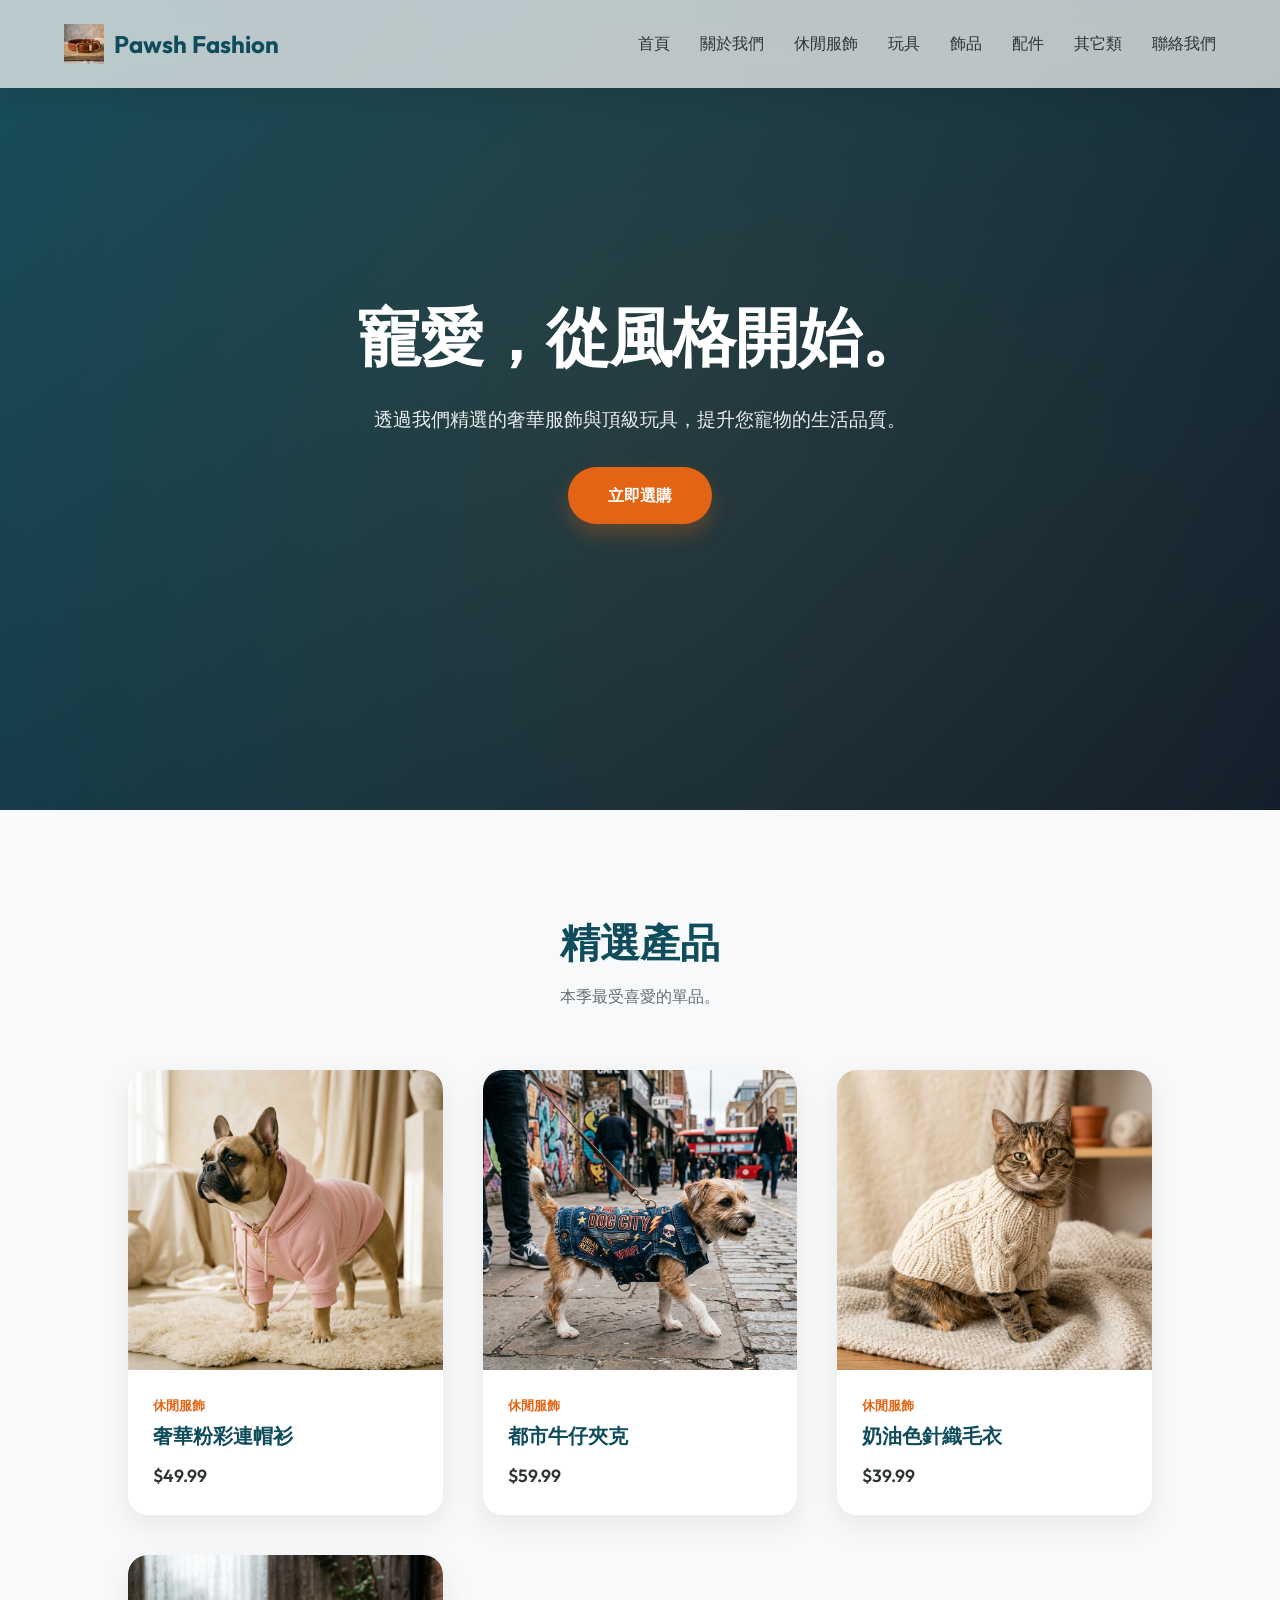
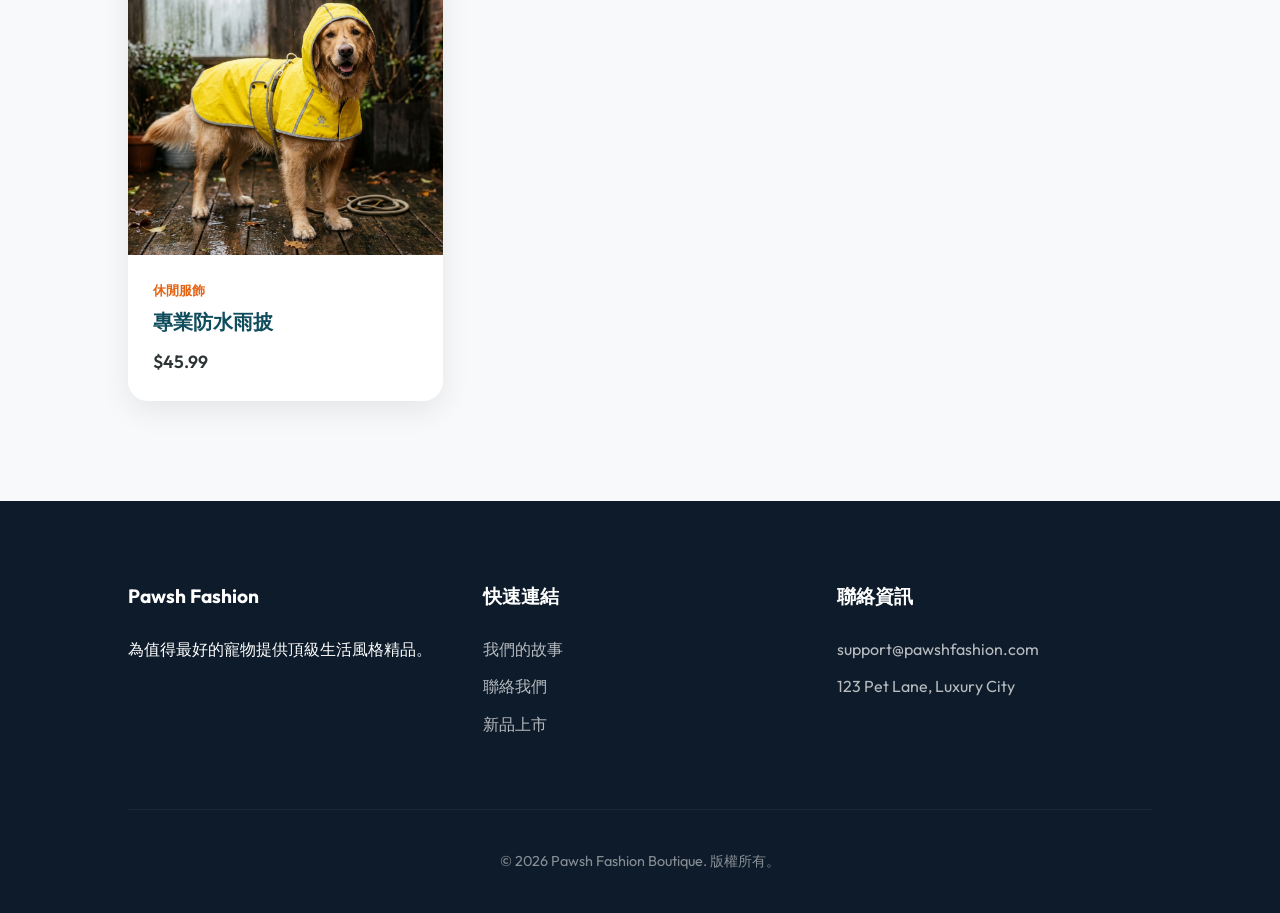
<file: index.html>
<!DOCTYPE html>
<html lang="zh-TW">
<head>
    <meta charset="UTF-8">
    <meta name="viewport" content="width=device-width, initial-scale=1.0">
    <title>樂樂家寵 | 頂級寵物精品店</title>
    <meta name="description" content="樂樂出品,必是精品,探索頂級寵物服飾、玩具與配件。為您的毛孩打造高端品味生活。">
    <meta name="keywords" content="樂樂,頂級,寵物,服飾,玩具,配件">
    <link rel="stylesheet" href="css/style.css">
    <meta name="google-site-verification" content="RO6zXCiHXapGh2tewGEtmd5F3TElBeHBNRKW9bc5azQ" />
</head>
<body class="home">
    <nav>
        <div class="logo">
            <img src="assets/logo.png" alt="Pawsh Fashion Logo">
            <span>Pawsh Fashion</span>
        </div>
        <ul class="nav-links">
            <li><a href="index.html">首頁</a></li>
            <li><a href="about.html">關於我們</a></li>
            <li><a href="casual-wear.html">休閒服飾</a></li>
            <li><a href="toys.html">玩具</a></li>
            <li><a href="accessories.html">飾品</a></li>
            <li><a href="parts.html">配件</a></li>
            <li><a href="other.html">其它類</a></li>
            <li><a href="contact.html">聯絡我們</a></li>
        </ul>
    </nav>

    <header class="hero">
        <div class="hero-content">
            <h1>寵愛，從風格開始。</h1>
            <p>透過我們精選的奢華服飾與頂級玩具，提升您寵物的生活品質。</p>
            <a href="casual-wear.html" class="btn btn-primary">立即選購</a>
        </div>
    </header>

    <section id="featured">
        <div class="section-title">
            <h2>精選產品</h2>
            <p>本季最受喜愛的單品。</p>
        </div>
        <div class="product-grid">
            <!-- Products will be loaded here via JS -->
        </div>
    </section>

    <footer>
        <div class="footer-content">
            <div class="footer-section">
                <h3>Pawsh Fashion</h3>
                <p>為值得最好的寵物提供頂級生活風格精品。</p>
            </div>
            <div class="footer-section">
                <h3>快速連結</h3>
                <ul class="footer-links">
                    <li><a href="about.html">我們的故事</a></li>
                    <li><a href="contact.html">聯絡我們</a></li>
                    <li><a href="casual-wear.html">新品上市</a></li>
                </ul>
            </div>
            <div class="footer-section">
                <h3>聯絡資訊</h3>
                <ul class="footer-links">
                    <li>support@pawshfashion.com</li>
                    <li>123 Pet Lane, Luxury City</li>
                </ul>
            </div>
        </div>
        <div class="footer-bottom">
            &copy; 2026 Pawsh Fashion Boutique. 版權所有。
        </div>
    </footer>

    <script type="module" src="js/main.js"></script>
</body>
</html>
</file>
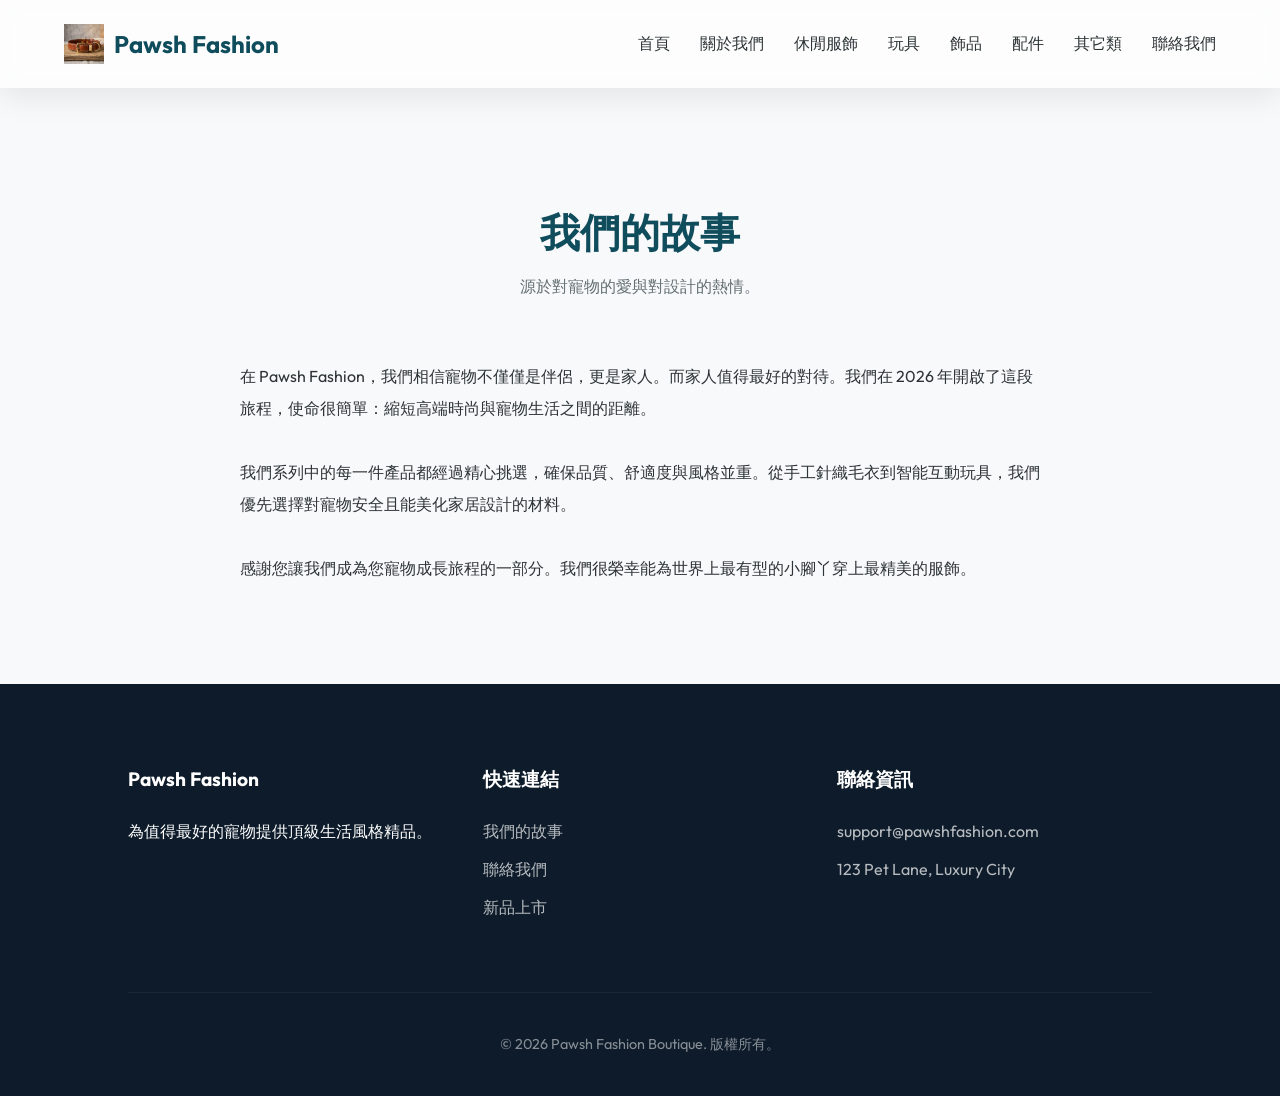
<file: about.html>
<!DOCTYPE html>
<html lang="zh-TW">
<head>
    <meta charset="UTF-8">
    <meta name="viewport" content="width=device-width, initial-scale=1.0">
    <title>關於我們 | Pawsh Fashion</title>
    <meta name="description" content="了解更多關於 Pawsh Fashion 的故事、使命以及我們對頂級寵物生活的熱情。">
    <link rel="stylesheet" href="css/style.css">
</head>
<body>
    <nav>
        <div class="logo">
            <img src="assets/logo.png" alt="Pawsh Fashion Logo">
            <span>Pawsh Fashion</span>
        </div>
        <ul class="nav-links">
            <li><a href="index.html">首頁</a></li>
            <li><a href="about.html">關於我們</a></li>
            <li><a href="casual-wear.html">休閒服飾</a></li>
            <li><a href="toys.html">玩具</a></li>
            <li><a href="accessories.html">飾品</a></li>
            <li><a href="parts.html">配件</a></li>
            <li><a href="other.html">其它類</a></li>
            <li><a href="contact.html">聯絡我們</a></li>
        </ul>
    </nav>

    <section style="margin-top: 100px;">
        <div class="section-title">
            <h2>我們的故事</h2>
            <p>源於對寵物的愛與對設計的熱情。</p>
        </div>
        <div style="max-width: 800px; margin: 0 auto; line-height: 2;">
            <p>在 Pawsh Fashion，我們相信寵物不僅僅是伴侶，更是家人。而家人值得最好的對待。我們在 2026 年開啟了這段旅程，使命很簡單：縮短高端時尚與寵物生活之間的距離。</p>
            <br>
            <p>我們系列中的每一件產品都經過精心挑選，確保品質、舒適度與風格並重。從手工針織毛衣到智能互動玩具，我們優先選擇對寵物安全且能美化家居設計的材料。</p>
            <br>
            <p>感謝您讓我們成為您寵物成長旅程的一部分。我們很榮幸能為世界上最有型的小腳丫穿上最精美的服飾。</p>
        </div>
    </section>

    <footer>
        <div class="footer-content">
            <div class="footer-section">
                <h3>Pawsh Fashion</h3>
                <p>為值得最好的寵物提供頂級生活風格精品。</p>
            </div>
            <div class="footer-section">
                <h3>快速連結</h3>
                <ul class="footer-links">
                    <li><a href="about.html">我們的故事</a></li>
                    <li><a href="contact.html">聯絡我們</a></li>
                    <li><a href="casual-wear.html">新品上市</a></li>
                </ul>
            </div>
            <div class="footer-section">
                <h3>聯絡資訊</h3>
                <ul class="footer-links">
                    <li>support@pawshfashion.com</li>
                    <li>123 Pet Lane, Luxury City</li>
                </ul>
            </div>
        </div>
        <div class="footer-bottom">
            &copy; 2026 Pawsh Fashion Boutique. 版權所有。
        </div>
    </footer>
</body>
</html>
</file>
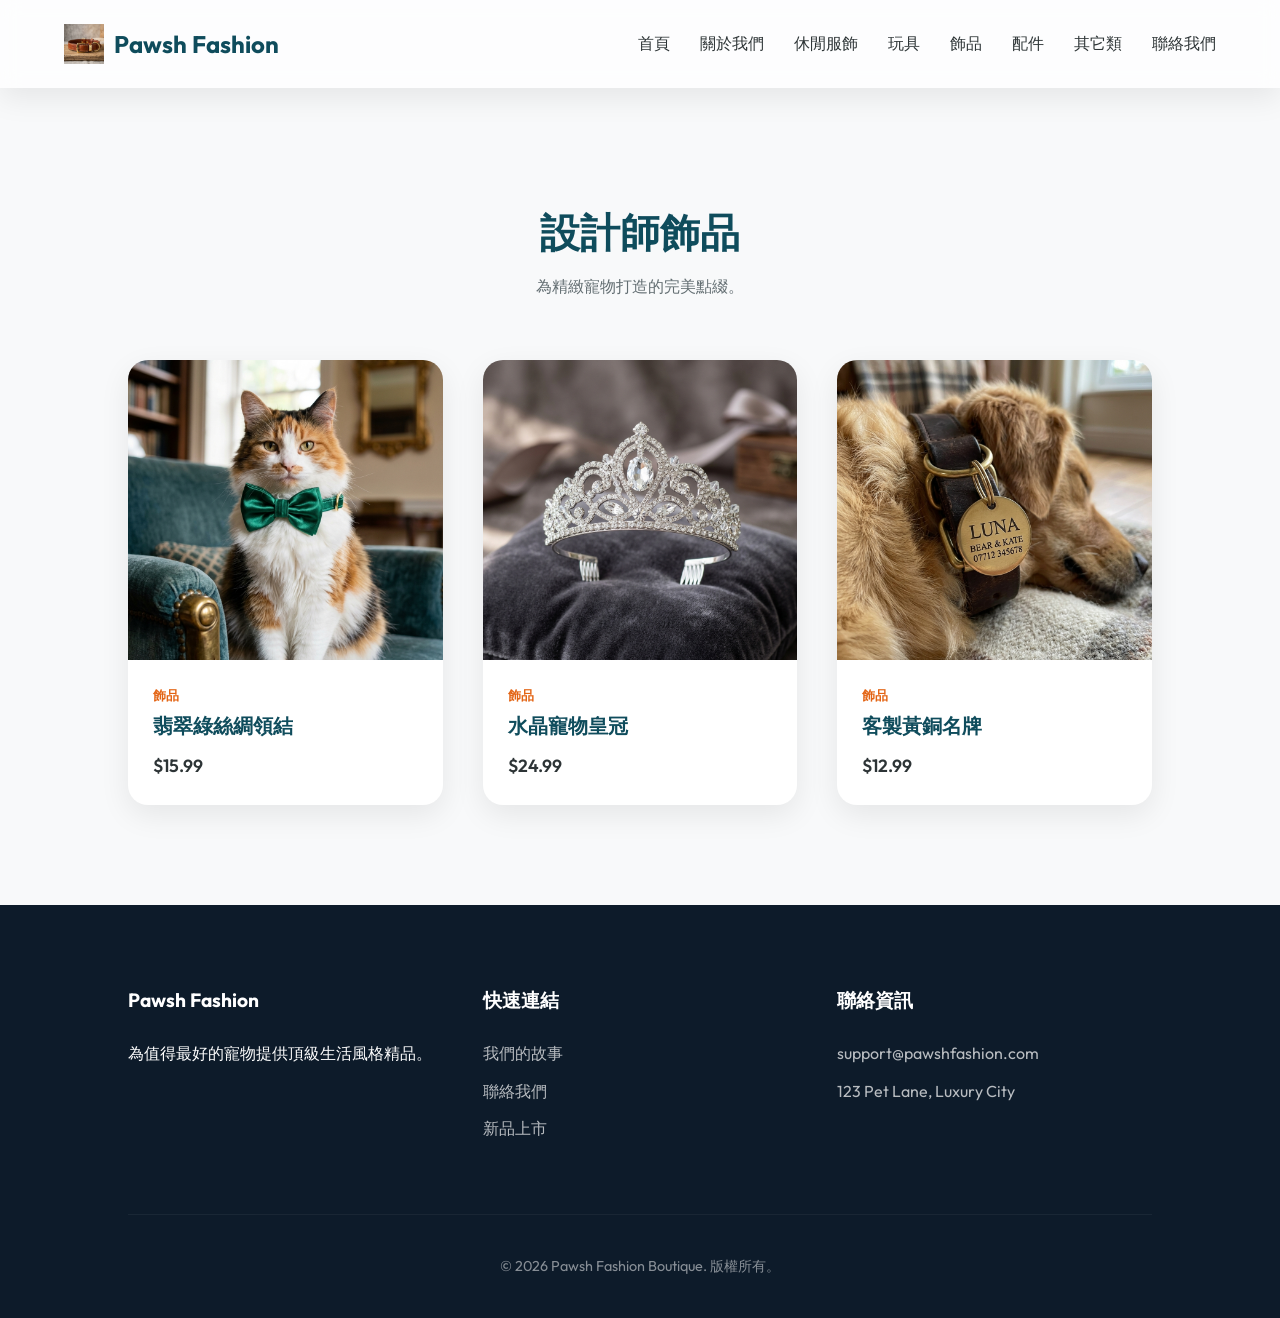
<file: accessories.html>
<!DOCTYPE html>
<html lang="zh-TW">
<head>
    <meta charset="UTF-8">
    <meta name="viewport" content="width=device-width, initial-scale=1.0">
    <title>寵物飾品 | Pawsh Fashion</title>
    <meta name="description" content="在 Pawsh Fashion 選購設計師款寵物飾品、領結與皇冠。">
    <link rel="stylesheet" href="css/style.css">
</head>
<body data-category="飾品">
    <nav>
        <div class="logo">
            <img src="assets/logo.png" alt="Pawsh Fashion Logo">
            <span>Pawsh Fashion</span>
        </div>
        <ul class="nav-links">
            <li><a href="index.html">首頁</a></li>
            <li><a href="about.html">關於我們</a></li>
            <li><a href="casual-wear.html">休閒服飾</a></li>
            <li><a href="toys.html">玩具</a></li>
            <li><a href="accessories.html">飾品</a></li>
            <li><a href="parts.html">配件</a></li>
            <li><a href="other.html">其它類</a></li>
            <li><a href="contact.html">聯絡我們</a></li>
        </ul>
    </nav>

    <section style="margin-top: 100px;">
        <div class="section-title">
            <h2>設計師飾品</h2>
            <p>為精緻寵物打造的完美點綴。</p>
        </div>
        <div class="product-grid">
            <!-- Loaded via JS -->
        </div>
    </section>

    <footer>
        <div class="footer-content">
            <div class="footer-section">
                <h3>Pawsh Fashion</h3>
                <p>為值得最好的寵物提供頂級生活風格精品。</p>
            </div>
            <div class="footer-section">
                <h3>快速連結</h3>
                <ul class="footer-links">
                    <li><a href="about.html">我們的故事</a></li>
                    <li><a href="contact.html">聯絡我們</a></li>
                    <li><a href="casual-wear.html">新品上市</a></li>
                </ul>
            </div>
            <div class="footer-section">
                <h3>聯絡資訊</h3>
                <ul class="footer-links">
                    <li>support@pawshfashion.com</li>
                    <li>123 Pet Lane, Luxury City</li>
                </ul>
            </div>
        </div>
        <div class="footer-bottom">
            &copy; 2026 Pawsh Fashion Boutique. 版權所有。
        </div>
    </footer>

    <script type="module" src="js/main.js"></script>
</body>
</html>
</file>
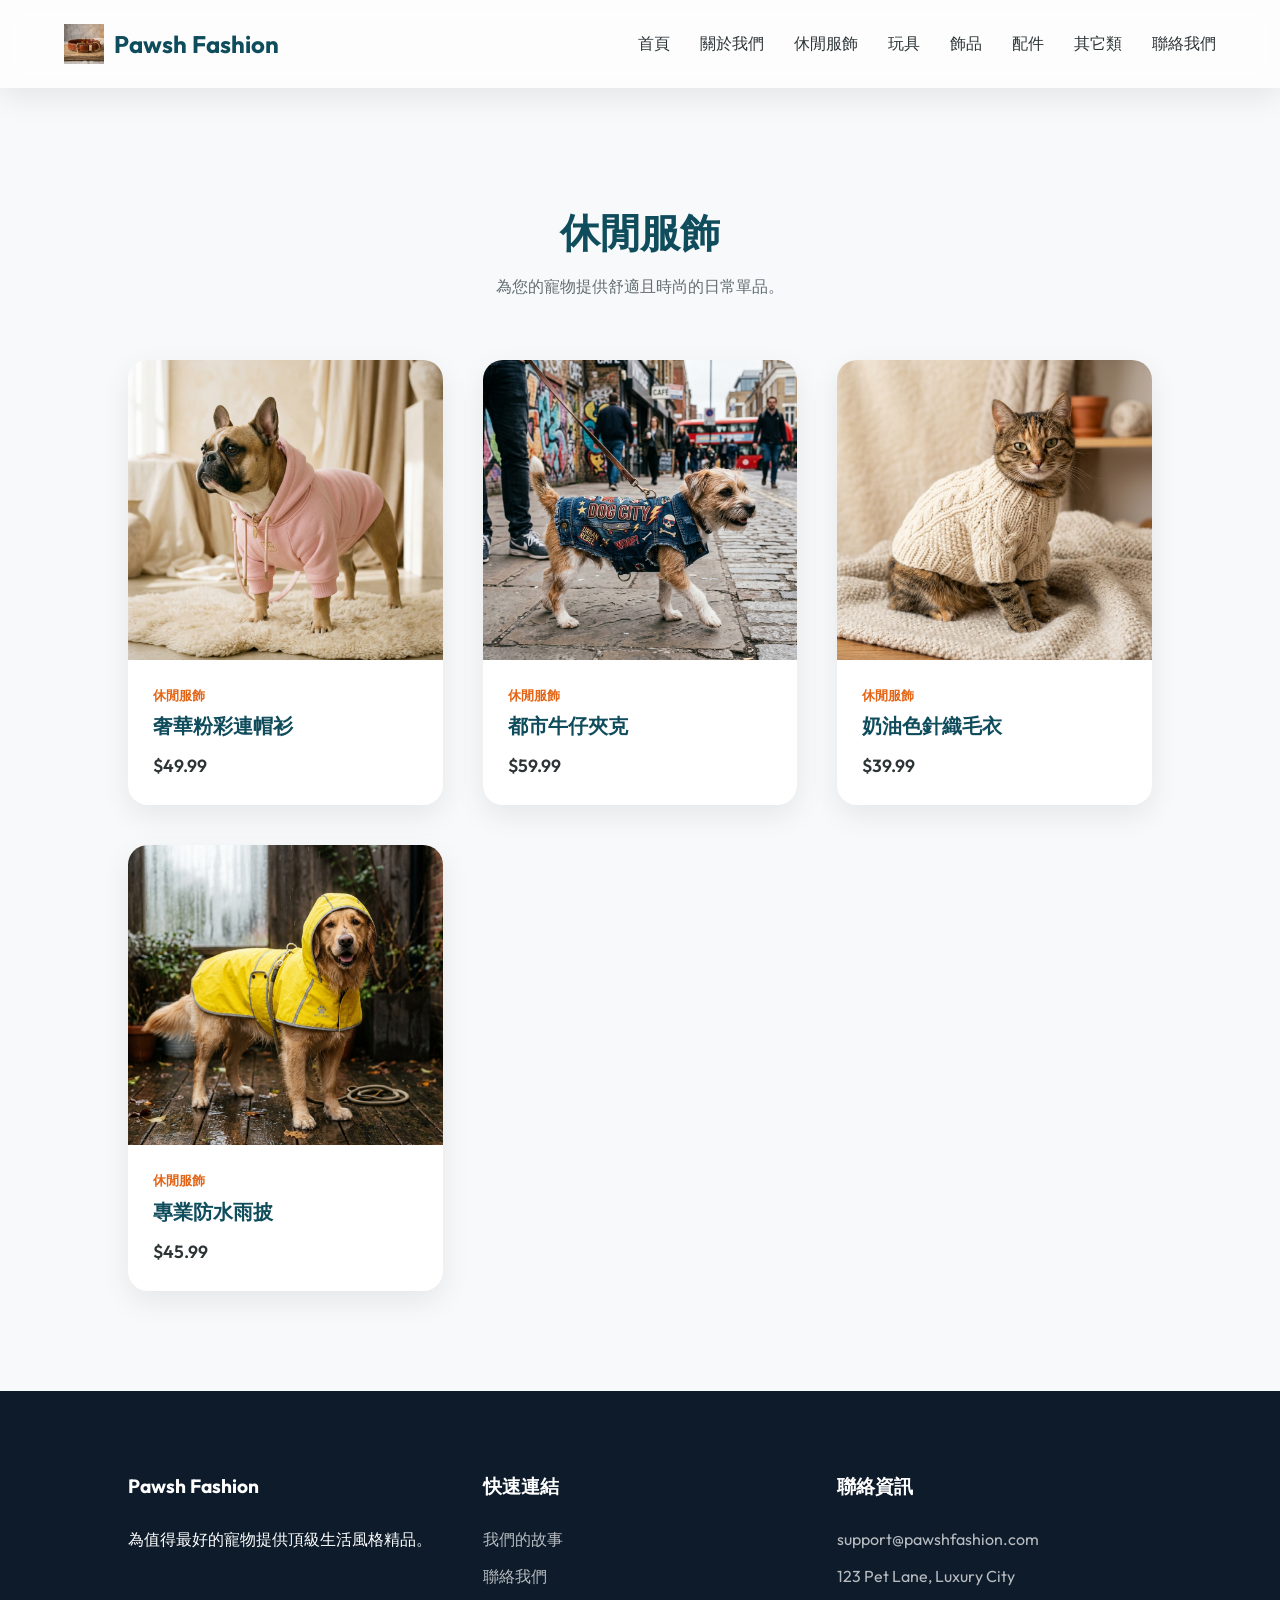
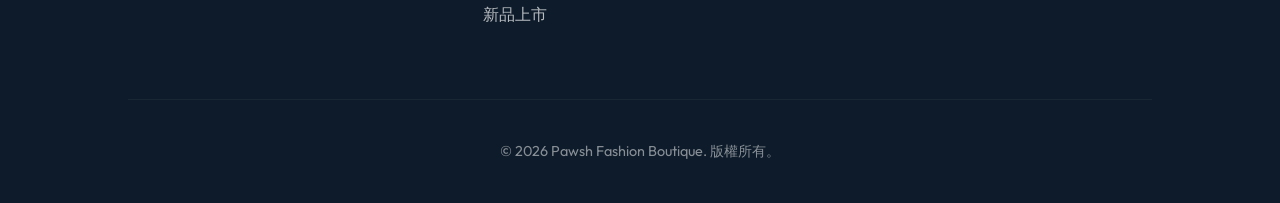
<file: casual-wear.html>
<!DOCTYPE html>
<html lang="zh-TW">
<head>
    <meta charset="UTF-8">
    <meta name="viewport" content="width=device-width, initial-scale=1.0">
    <title>休閒服飾 | Pawsh Fashion</title>
    <meta name="description" content="選購最新的寵物休閒服飾。時尚連帽衫、毛衣與外套。">
    <link rel="stylesheet" href="css/style.css">
</head>
<body data-category="休閒服飾">
    <nav>
        <div class="logo">
            <img src="assets/logo.png" alt="Pawsh Fashion Logo">
            <span>Pawsh Fashion</span>
        </div>
        <ul class="nav-links">
            <li><a href="index.html">首頁</a></li>
            <li><a href="about.html">關於我們</a></li>
            <li><a href="casual-wear.html">休閒服飾</a></li>
            <li><a href="toys.html">玩具</a></li>
            <li><a href="accessories.html">飾品</a></li>
            <li><a href="parts.html">配件</a></li>
            <li><a href="other.html">其它類</a></li>
            <li><a href="contact.html">聯絡我們</a></li>
        </ul>
    </nav>

    <section style="margin-top: 100px;">
        <div class="section-title">
            <h2>休閒服飾</h2>
            <p>為您的寵物提供舒適且時尚的日常單品。</p>
        </div>
        <div class="product-grid">
            <!-- Loaded via JS -->
        </div>
    </section>

    <footer>
        <div class="footer-content">
            <div class="footer-section">
                <h3>Pawsh Fashion</h3>
                <p>為值得最好的寵物提供頂級生活風格精品。</p>
            </div>
            <div class="footer-section">
                <h3>快速連結</h3>
                <ul class="footer-links">
                    <li><a href="about.html">我們的故事</a></li>
                    <li><a href="contact.html">聯絡我們</a></li>
                    <li><a href="casual-wear.html">新品上市</a></li>
                </ul>
            </div>
            <div class="footer-section">
                <h3>聯絡資訊</h3>
                <ul class="footer-links">
                    <li>support@pawshfashion.com</li>
                    <li>123 Pet Lane, Luxury City</li>
                </ul>
            </div>
        </div>
        <div class="footer-bottom">
            &copy; 2026 Pawsh Fashion Boutique. 版權所有。
        </div>
    </footer>

    <script type="module" src="js/main.js"></script>
</body>
</html>
</file>
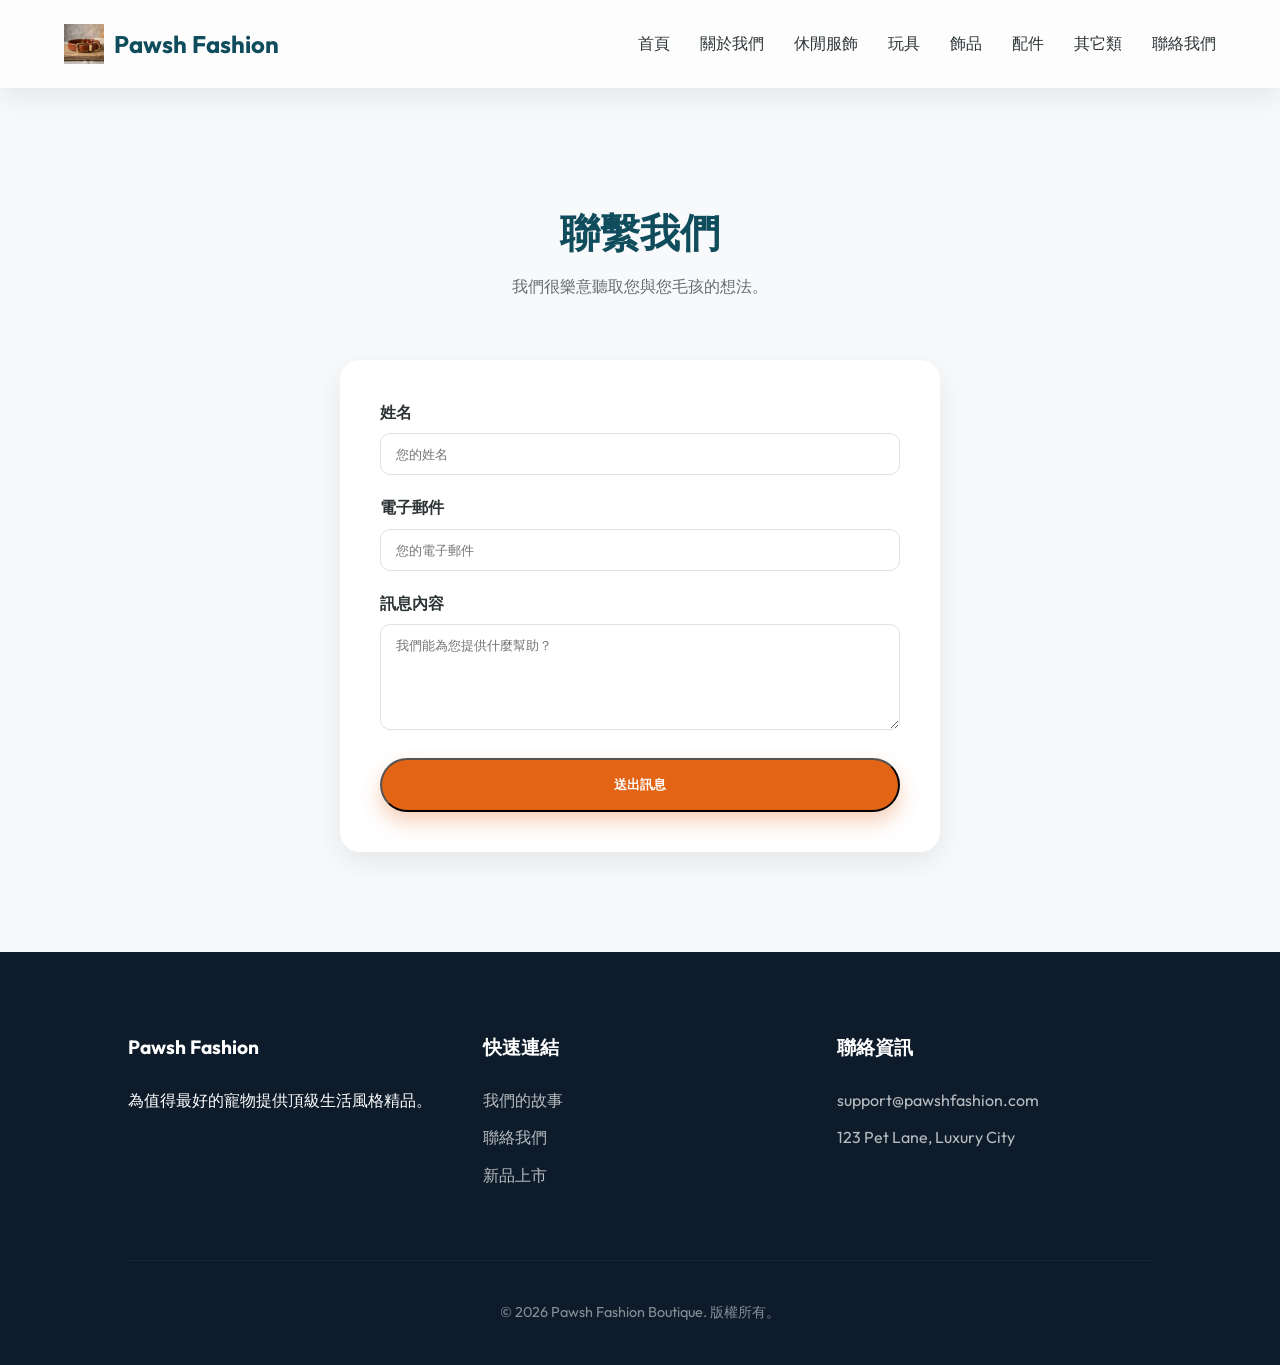
<file: contact.html>
<!DOCTYPE html>
<html lang="zh-TW">
<head>
    <meta charset="UTF-8">
    <meta name="viewport" content="width=device-width, initial-scale=1.0">
    <title>聯絡我們 | Pawsh Fashion</title>
    <meta name="description" content="聯繫 Pawsh Fashion 團隊以獲得支援或諮詢。">
    <link rel="stylesheet" href="css/style.css">
</head>
<body>
    <nav>
        <div class="logo">
            <img src="assets/logo.png" alt="Pawsh Fashion Logo">
            <span>Pawsh Fashion</span>
        </div>
        <ul class="nav-links">
            <li><a href="index.html">首頁</a></li>
            <li><a href="about.html">關於我們</a></li>
            <li><a href="casual-wear.html">休閒服飾</a></li>
            <li><a href="toys.html">玩具</a></li>
            <li><a href="accessories.html">飾品</a></li>
            <li><a href="parts.html">配件</a></li>
            <li><a href="other.html">其它類</a></li>
            <li><a href="contact.html">聯絡我們</a></li>
        </ul>
    </nav>

    <section style="margin-top: 100px;">
        <div class="section-title">
            <h2>聯繫我們</h2>
            <p>我們很樂意聽取您與您毛孩的想法。</p>
        </div>
        
        <form class="contact-form" onsubmit="event.preventDefault(); alert('訊息已送出！');">
            <div class="form-group">
                <label for="name">姓名</label>
                <input type="text" id="name" placeholder="您的姓名" required>
            </div>
            <div class="form-group">
                <label for="email">電子郵件</label>
                <input type="email" id="email" placeholder="您的電子郵件" required>
            </div>
            <div class="form-group">
                <label for="message">訊息內容</label>
                <textarea id="message" rows="5" placeholder="我們能為您提供什麼幫助？" required></textarea>
            </div>
            <button type="submit" class="btn btn-primary" style="width: 100%;">送出訊息</button>
        </form>
    </section>

    <footer>
        <div class="footer-content">
            <div class="footer-section">
                <h3>Pawsh Fashion</h3>
                <p>為值得最好的寵物提供頂級生活風格精品。</p>
            </div>
            <div class="footer-section">
                <h3>快速連結</h3>
                <ul class="footer-links">
                    <li><a href="about.html">我們的故事</a></li>
                    <li><a href="contact.html">聯絡我們</a></li>
                    <li><a href="casual-wear.html">新品上市</a></li>
                </ul>
            </div>
            <div class="footer-section">
                <h3>聯絡資訊</h3>
                <ul class="footer-links">
                    <li>support@pawshfashion.com</li>
                    <li>123 Pet Lane, Luxury City</li>
                </ul>
            </div>
        </div>
        <div class="footer-bottom">
            &copy; 2026 Pawsh Fashion Boutique. 版權所有。
        </div>
    </footer>
</body>
</html>
</file>
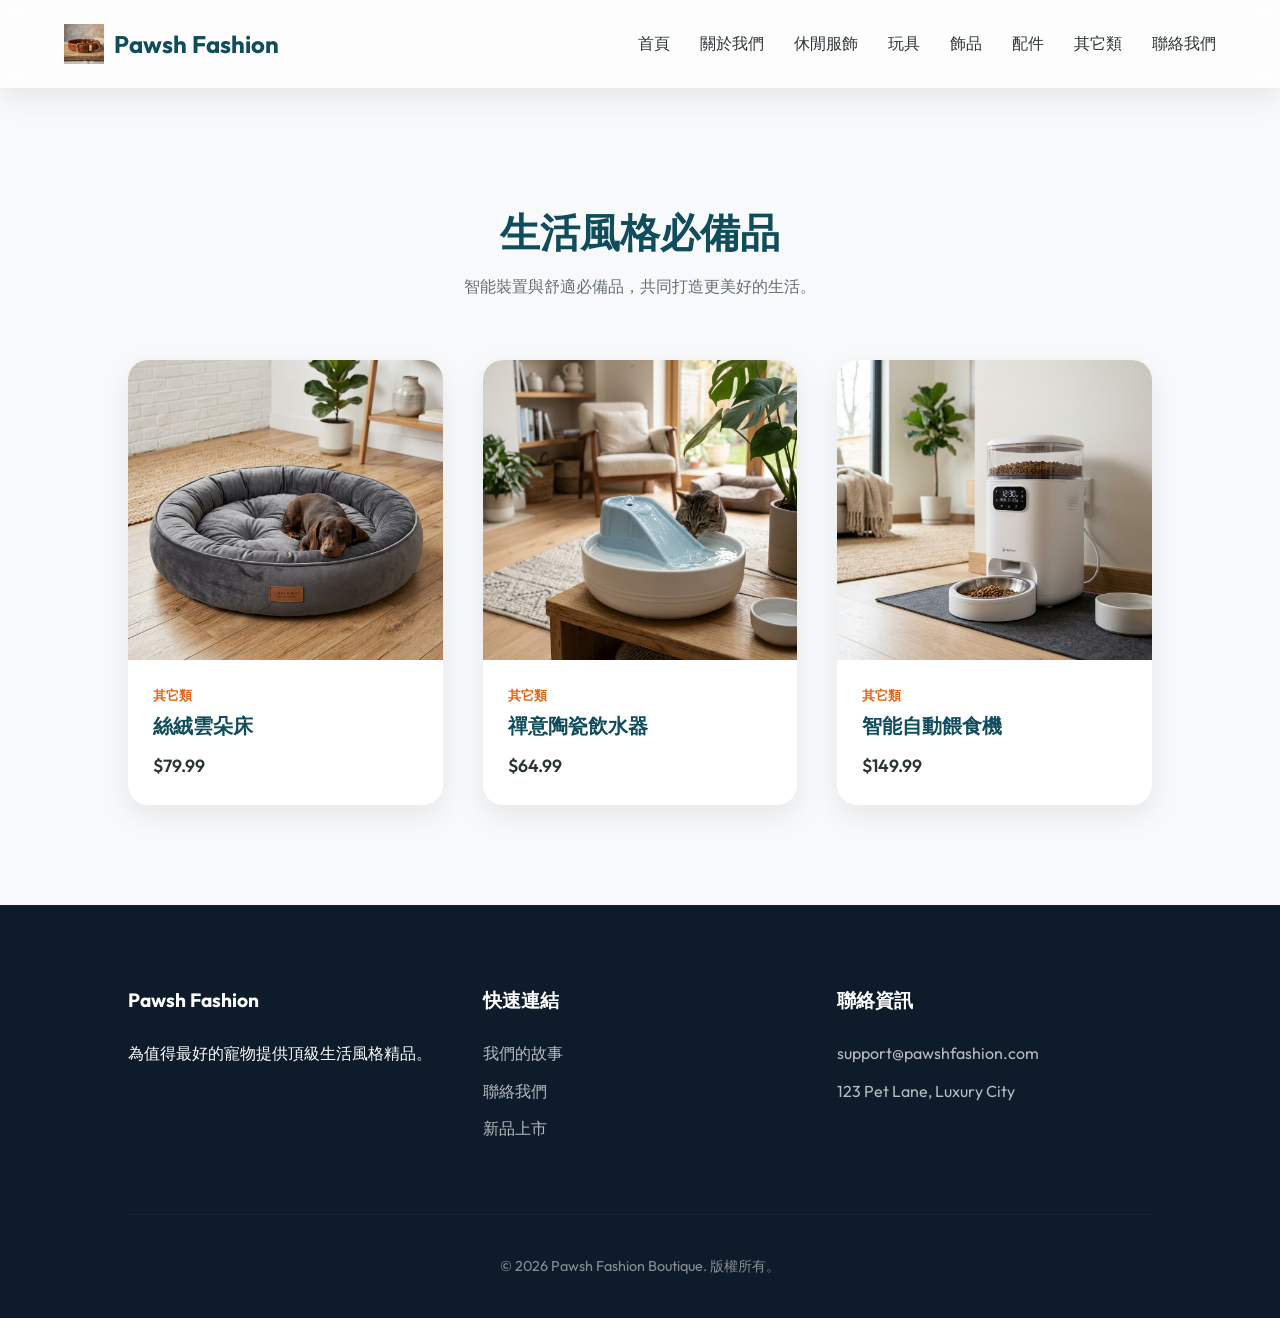
<file: other.html>
<!DOCTYPE html>
<html lang="zh-TW">
<head>
    <meta charset="UTF-8">
    <meta name="viewport" content="width=device-width, initial-scale=1.0">
    <title>生活風格與更多 | Pawsh Fashion</title>
    <meta name="description" content="探索頂級寵物床、飲水器與智能科技裝置。">
    <link rel="stylesheet" href="css/style.css">
</head>
<body data-category="其它類">
    <nav>
        <div class="logo">
            <img src="assets/logo.png" alt="Pawsh Fashion Logo">
            <span>Pawsh Fashion</span>
        </div>
        <ul class="nav-links">
            <li><a href="index.html">首頁</a></li>
            <li><a href="about.html">關於我們</a></li>
            <li><a href="casual-wear.html">休閒服飾</a></li>
            <li><a href="toys.html">玩具</a></li>
            <li><a href="accessories.html">飾品</a></li>
            <li><a href="parts.html">配件</a></li>
            <li><a href="other.html">其它類</a></li>
            <li><a href="contact.html">聯絡我們</a></li>
        </ul>
    </nav>

    <section style="margin-top: 100px;">
        <div class="section-title">
            <h2>生活風格必備品</h2>
            <p>智能裝置與舒適必備品，共同打造更美好的生活。</p>
        </div>
        <div class="product-grid">
            <!-- Loaded via JS -->
        </div>
    </section>

    <footer>
        <div class="footer-content">
            <div class="footer-section">
                <h3>Pawsh Fashion</h3>
                <p>為值得最好的寵物提供頂級生活風格精品。</p>
            </div>
            <div class="footer-section">
                <h3>快速連結</h3>
                <ul class="footer-links">
                    <li><a href="about.html">我們的故事</a></li>
                    <li><a href="contact.html">聯絡我們</a></li>
                    <li><a href="casual-wear.html">新品上市</a></li>
                </ul>
            </div>
            <div class="footer-section">
                <h3>聯絡資訊</h3>
                <ul class="footer-links">
                    <li>support@pawshfashion.com</li>
                    <li>123 Pet Lane, Luxury City</li>
                </ul>
            </div>
        </div>
        <div class="footer-bottom">
            &copy; 2026 Pawsh Fashion Boutique. 版權所有。
        </div>
    </footer>

    <script type="module" src="js/main.js"></script>
</body>
</html>
</file>
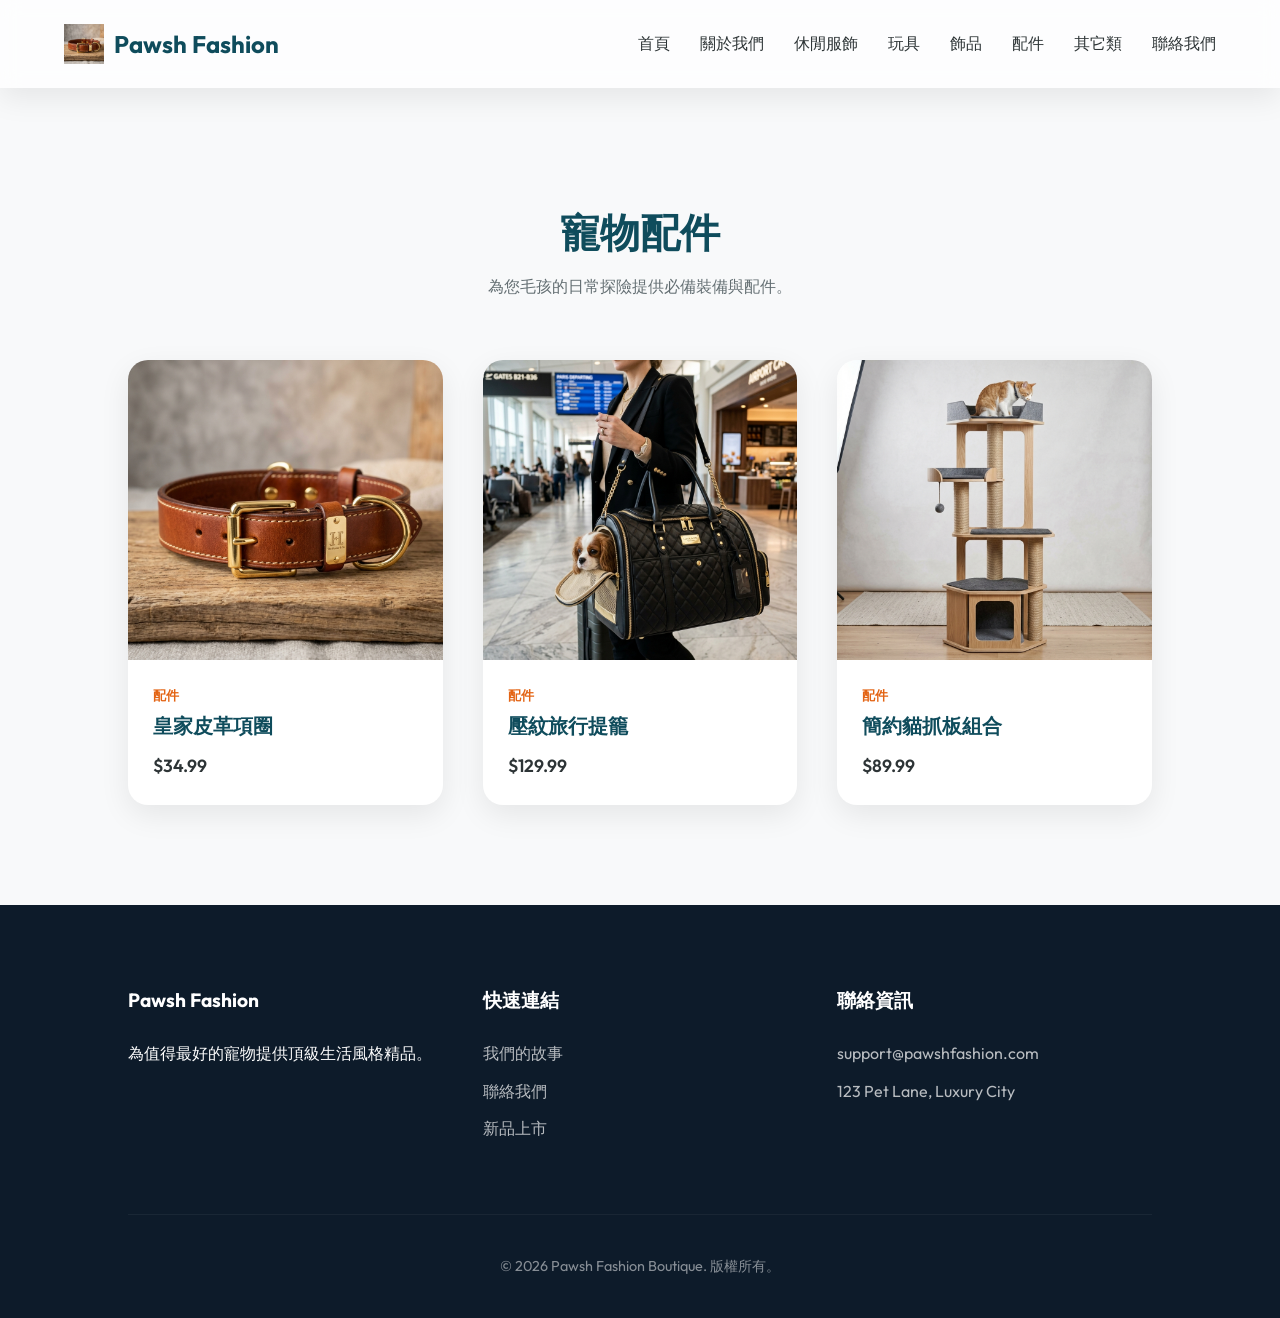
<file: parts.html>
<!DOCTYPE html>
<html lang="zh-TW">
<head>
    <meta charset="UTF-8">
    <meta name="viewport" content="width=device-width, initial-scale=1.0">
    <title>寵物配件與必備品 | Pawsh Fashion</title>
    <meta name="description" content="在 Pawsh Fashion 探索必備寵物配件與功能性產品。">
    <link rel="stylesheet" href="css/style.css">
</head>
<body data-category="配件">
    <nav>
        <div class="logo">
            <img src="assets/logo.png" alt="Pawsh Fashion Logo">
            <span>Pawsh Fashion</span>
        </div>
        <ul class="nav-links">
            <li><a href="index.html">首頁</a></li>
            <li><a href="about.html">關於我們</a></li>
            <li><a href="casual-wear.html">休閒服飾</a></li>
            <li><a href="toys.html">玩具</a></li>
            <li><a href="accessories.html">飾品</a></li>
            <li><a href="parts.html">配件</a></li>
            <li><a href="other.html">其它類</a></li>
            <li><a href="contact.html">聯絡我們</a></li>
        </ul>
    </nav>

    <section style="margin-top: 100px;">
        <div class="section-title">
            <h2>寵物配件</h2>
            <p>為您毛孩的日常探險提供必備裝備與配件。</p>
        </div>
        <div class="product-grid">
            <!-- Loaded via JS -->
        </div>
    </section>

    <footer>
        <div class="footer-content">
            <div class="footer-section">
                <h3>Pawsh Fashion</h3>
                <p>為值得最好的寵物提供頂級生活風格精品。</p>
            </div>
            <div class="footer-section">
                <h3>快速連結</h3>
                <ul class="footer-links">
                    <li><a href="about.html">我們的故事</a></li>
                    <li><a href="contact.html">聯絡我們</a></li>
                    <li><a href="casual-wear.html">新品上市</a></li>
                </ul>
            </div>
            <div class="footer-section">
                <h3>聯絡資訊</h3>
                <ul class="footer-links">
                    <li>support@pawshfashion.com</li>
                    <li>123 Pet Lane, Luxury City</li>
                </ul>
            </div>
        </div>
        <div class="footer-bottom">
            &copy; 2026 Pawsh Fashion Boutique. 版權所有。
        </div>
    </footer>

    <script type="module" src="js/main.js"></script>
</body>
</html>
</file>
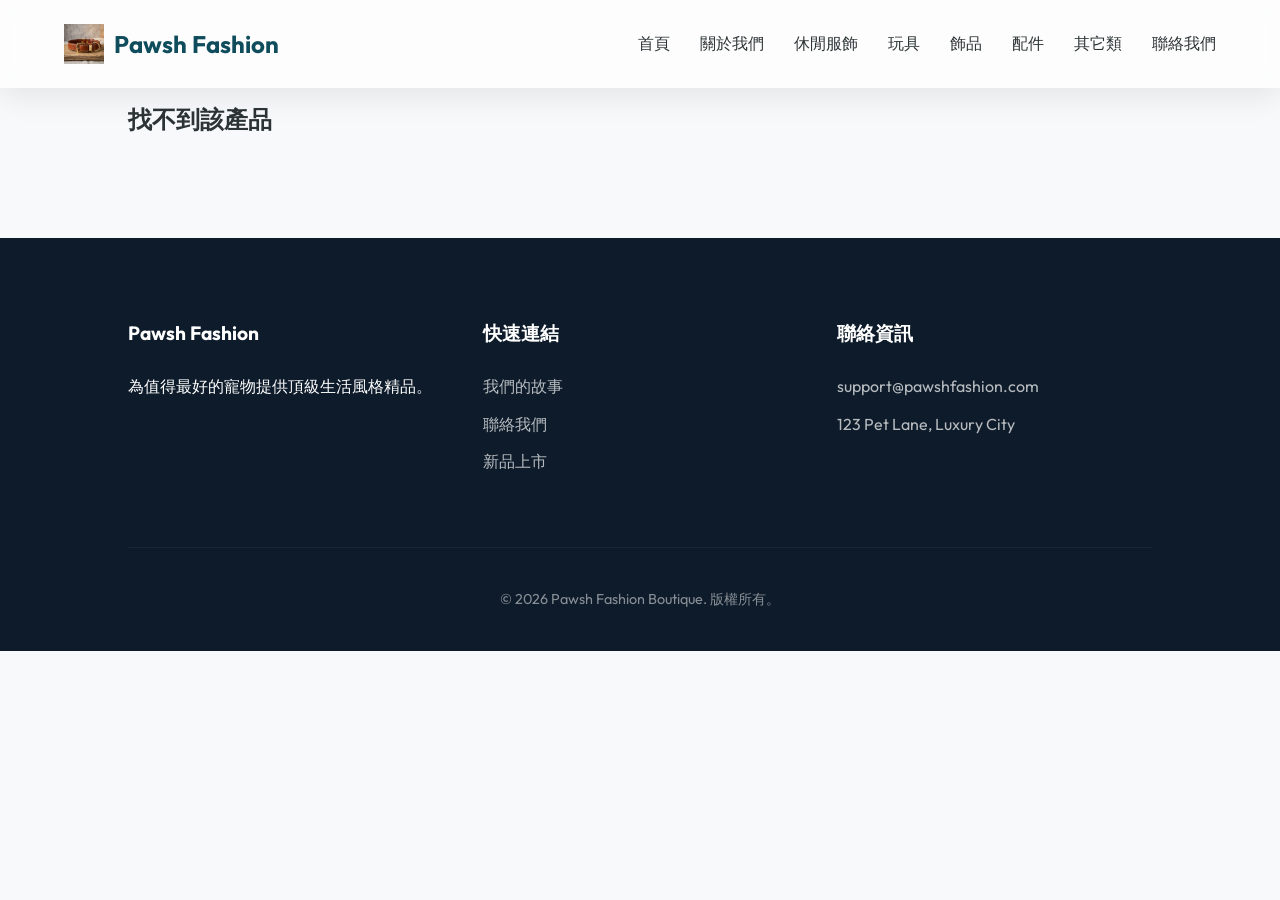
<file: product.html>
<!DOCTYPE html>
<html lang="zh-TW">
<head>
    <meta charset="UTF-8">
    <meta name="viewport" content="width=device-width, initial-scale=1.0">
    <title>產品詳情 | Pawsh Fashion</title>
    <link rel="stylesheet" href="css/style.css">
</head>
<body>
    <nav>
        <div class="logo">
            <img src="assets/logo.png" alt="Pawsh Fashion Logo">
            <span>Pawsh Fashion</span>
        </div>
        <ul class="nav-links">
            <li><a href="index.html">首頁</a></li>
            <li><a href="about.html">關於我們</a></li>
            <li><a href="casual-wear.html">休閒服飾</a></li>
            <li><a href="toys.html">玩具</a></li>
            <li><a href="accessories.html">飾品</a></li>
            <li><a href="parts.html">配件</a></li>
            <li><a href="other.html">其它類</a></li>
            <li><a href="contact.html">聯絡我們</a></li>
        </ul>
    </nav>

    <section id="product-detail">
        <!-- Loaded via JS -->
    </section>

    <footer>
        <div class="footer-content">
            <div class="footer-section">
                <h3>Pawsh Fashion</h3>
                <p>為值得最好的寵物提供頂級生活風格精品。</p>
            </div>
            <div class="footer-section">
                <h3>快速連結</h3>
                <ul class="footer-links">
                    <li><a href="about.html">我們的故事</a></li>
                    <li><a href="contact.html">聯絡我們</a></li>
                    <li><a href="casual-wear.html">新品上市</a></li>
                </ul>
            </div>
            <div class="footer-section">
                <h3>聯絡資訊</h3>
                <ul class="footer-links">
                    <li>support@pawshfashion.com</li>
                    <li>123 Pet Lane, Luxury City</li>
                </ul>
            </div>
        </div>
        <div class="footer-bottom">
            &copy; 2026 Pawsh Fashion Boutique. 版權所有。
        </div>
    </footer>

    <script type="module" src="js/main.js"></script>
</body>
</html>
</file>
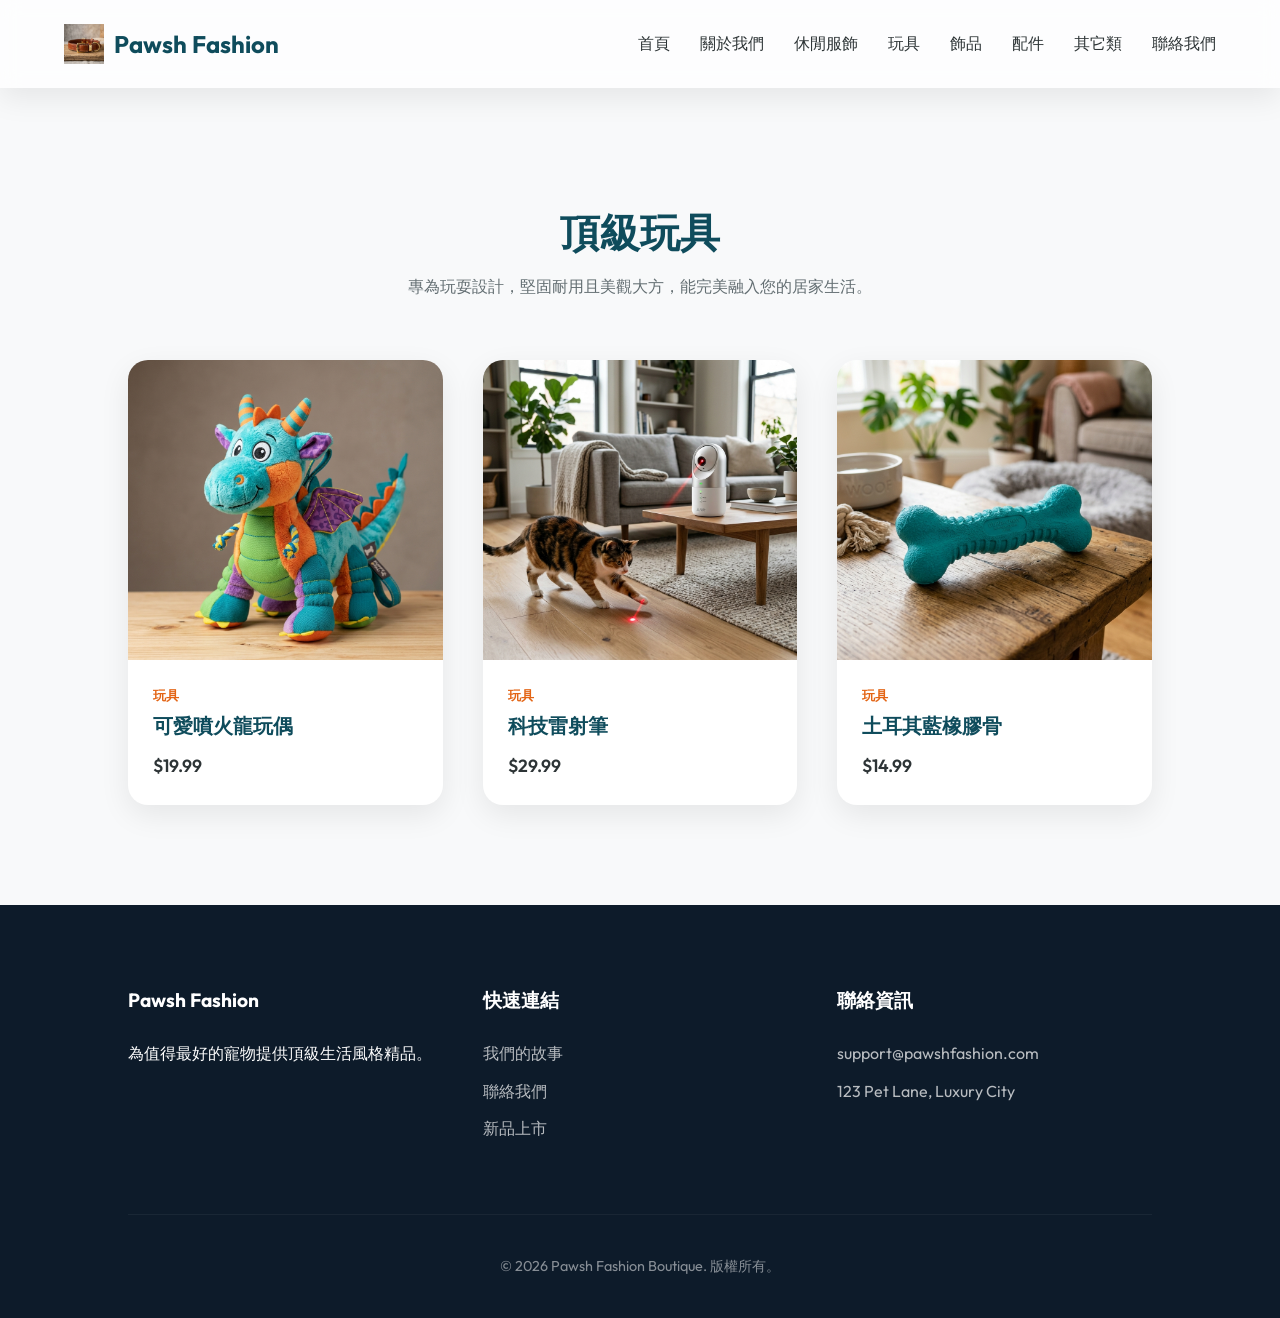
<file: toys.html>
<!DOCTYPE html>
<html lang="zh-TW">
<head>
    <meta charset="UTF-8">
    <meta name="viewport" content="width=device-width, initial-scale=1.0">
    <title>寵物玩具 | Pawsh Fashion</title>
    <meta name="description" content="探索我們精選的耐用且具互動性的狗狗與貓咪玩具。">
    <link rel="stylesheet" href="css/style.css">
</head>
<body data-category="玩具">
    <nav>
        <div class="logo">
            <img src="assets/logo.png" alt="Pawsh Fashion Logo">
            <span>Pawsh Fashion</span>
        </div>
        <ul class="nav-links">
            <li><a href="index.html">首頁</a></li>
            <li><a href="about.html">關於我們</a></li>
            <li><a href="casual-wear.html">休閒服飾</a></li>
            <li><a href="toys.html">玩具</a></li>
            <li><a href="accessories.html">飾品</a></li>
            <li><a href="parts.html">配件</a></li>
            <li><a href="other.html">其它類</a></li>
            <li><a href="contact.html">聯絡我們</a></li>
        </ul>
    </nav>

    <section style="margin-top: 100px;">
        <div class="section-title">
            <h2>頂級玩具</h2>
            <p>專為玩耍設計，堅固耐用且美觀大方，能完美融入您的居家生活。</p>
        </div>
        <div class="product-grid">
            <!-- Loaded via JS -->
        </div>
    </section>

    <footer>
        <div class="footer-content">
            <div class="footer-section">
                <h3>Pawsh Fashion</h3>
                <p>為值得最好的寵物提供頂級生活風格精品。</p>
            </div>
            <div class="footer-section">
                <h3>快速連結</h3>
                <ul class="footer-links">
                    <li><a href="about.html">我們的故事</a></li>
                    <li><a href="contact.html">聯絡我們</a></li>
                    <li><a href="casual-wear.html">新品上市</a></li>
                </ul>
            </div>
            <div class="footer-section">
                <h3>聯絡資訊</h3>
                <ul class="footer-links">
                    <li>support@pawshfashion.com</li>
                    <li>123 Pet Lane, Luxury City</li>
                </ul>
            </div>
        </div>
        <div class="footer-bottom">
            &copy; 2026 Pawsh Fashion Boutique. 版權所有。
        </div>
    </footer>

    <script type="module" src="js/main.js"></script>
</body>
</html>
</file>
<file: css/style.css>
@import url('https://fonts.googleapis.com/css2?family=Outfit:wght@300;400;600;700&display=swap');

:root {
    --primary: #0F4C5C;
    --secondary: #E36414;
    --accent: #FB8B24;
    --bg-light: #F8F9FA;
    --bg-dark: #0D1B2A;
    --text-main: #2D3436;
    --text-muted: #636E72;
    --white: #FFFFFF;
    --glass: rgba(255, 255, 255, 0.7);
    --shadow: 0 10px 30px rgba(0, 0, 0, 0.08);
    --transition: all 0.3s cubic-bezier(0.4, 0, 0.2, 1);
}

* {
    margin: 0;
    padding: 0;
    box-sizing: border-box;
}

body {
    font-family: 'Outfit', sans-serif;
    background-color: var(--bg-light);
    color: var(--text-main);
    line-height: 1.6;
    overflow-x: hidden;
}

a {
    text-decoration: none;
    color: inherit;
    transition: var(--transition);
}

ul {
    list-style: none;
}

/* Navbar */
nav {
    position: fixed;
    top: 0;
    width: 100%;
    padding: 1.5rem 5%;
    display: flex;
    justify-content: space-between;
    align-items: center;
    background: var(--glass);
    backdrop-filter: blur(10px);
    z-index: 1000;
    box-shadow: var(--shadow);
}

.logo {
    display: flex;
    align-items: center;
    gap: 10px;
    font-weight: 700;
    font-size: 1.5rem;
    color: var(--primary);
}

.logo img {
    height: 40px;
}

.nav-links {
    display: flex;
    gap: 30px;
}

.nav-links a:hover {
    color: var(--secondary);
}

/* Hero Section */
.hero {
    height: 90vh;
    background: linear-gradient(135deg, var(--primary), var(--bg-dark));
    display: flex;
    align-items: center;
    justify-content: center;
    text-align: center;
    color: var(--white);
    padding: 0 5%;
    position: relative;
    overflow: hidden;
}

.hero::after {
    content: '';
    position: absolute;
    width: 200%;
    height: 200%;
    background: radial-gradient(circle, rgba(251, 139, 36, 0.1) 0%, transparent 70%);
    top: -50%;
    left: -50%;
    animation: pulse 10s infinite linear;
}

@keyframes pulse {
    0% { transform: rotate(0deg); }
    100% { transform: rotate(360deg); }
}

.hero-content {
    position: relative;
    z-index: 10;
}

.hero h1 {
    font-size: 4rem;
    margin-bottom: 1rem;
    font-weight: 700;
    letter-spacing: -1px;
}

.hero p {
    font-size: 1.2rem;
    opacity: 0.9;
    max-width: 600px;
    margin: 0 auto 2rem;
}

.btn {
    padding: 1rem 2.5rem;
    border-radius: 50px;
    font-weight: 600;
    display: inline-block;
    cursor: pointer;
}

.btn-primary {
    background-color: var(--secondary);
    color: var(--white);
    box-shadow: 0 10px 20px rgba(227, 100, 20, 0.3);
}

.btn-primary:hover {
    transform: translateY(-3px);
    box-shadow: 0 15px 25px rgba(227, 100, 20, 0.4);
}

/* Sections */
section {
    padding: 100px 10%;
}

.section-title {
    text-align: center;
    margin-bottom: 60px;
}

.section-title h2 {
    font-size: 2.5rem;
    color: var(--primary);
    margin-bottom: 10px;
}

.section-title p {
    color: var(--text-muted);
}

/* Product Grids */
.product-grid {
    display: grid;
    grid-template-columns: repeat(auto-fill, minmax(280px, 1fr));
    gap: 40px;
}

.product-card {
    background: var(--white);
    border-radius: 20px;
    overflow: hidden;
    box-shadow: var(--shadow);
    transition: var(--transition);
    position: relative;
}

.product-card:hover {
    transform: translateY(-10px);
}

.product-image {
    height: 300px;
    overflow: hidden;
    position: relative;
}

.product-image img {
    width: 100%;
    height: 100%;
    object-fit: cover;
    transition: var(--transition);
}

.product-card:hover .product-image img {
    transform: scale(1.1);
}

.product-info {
    padding: 25px;
}

.product-category {
    font-size: 0.8rem;
    color: var(--secondary);
    text-transform: uppercase;
    font-weight: 700;
    margin-bottom: 5px;
}

.product-name {
    font-size: 1.25rem;
    font-weight: 700;
    margin-bottom: 10px;
    color: var(--primary);
}

.product-price {
    font-weight: 600;
    color: var(--text-main);
    font-size: 1.1rem;
}

/* Footer */
footer {
    background: var(--bg-dark);
    color: var(--white);
    padding: 80px 10% 40px;
}

.footer-content {
    display: grid;
    grid-template-columns: repeat(auto-fit, minmax(200px, 1fr));
    gap: 40px;
    margin-bottom: 60px;
}

.footer-section h3 {
    margin-bottom: 25px;
    font-size: 1.2rem;
}

.footer-links li {
    margin-bottom: 12px;
    opacity: 0.7;
}

.footer-links a:hover {
    opacity: 1;
    color: var(--accent);
}

.footer-bottom {
    border-top: 1px solid rgba(255, 255, 255, 0.1);
    padding-top: 40px;
    text-align: center;
    font-size: 0.9rem;
    opacity: 0.5;
}

/* Form */
.contact-form {
    max-width: 600px;
    margin: 0 auto;
    background: var(--white);
    padding: 40px;
    border-radius: 20px;
    box-shadow: var(--shadow);
}

.form-group {
    margin-bottom: 20px;
}

.form-group label {
    display: block;
    margin-bottom: 8px;
    font-weight: 600;
}

.form-group input, .form-group textarea {
    width: 100%;
    padding: 12px 15px;
    border: 1px solid #E1E1E1;
    border-radius: 10px;
    font-family: inherit;
    outline: none;
    transition: var(--transition);
}

.form-group input:focus, .form-group textarea:focus {
    border-color: var(--secondary);
}

/* Product Detail */
.product-detail-container {
    display: grid;
    grid-template-columns: 1fr 1fr;
    gap: 60px;
    margin-top: 150px;
}

.detail-image img {
    width: 100%;
    border-radius: 30px;
    box-shadow: var(--shadow);
}

.detail-info h1 {
    font-size: 3rem;
    color: var(--primary);
    margin-bottom: 1rem;
}

.detail-price {
    font-size: 2rem;
    color: var(--secondary);
    font-weight: 700;
    margin-bottom: 2rem;
}

.detail-desc {
    font-size: 1.1rem;
    color: var(--text-muted);
    margin-bottom: 3rem;
}

/* Responsive */
@media (max-width: 768px) {
    .nav-links { display: none; }
    .hero h1 { font-size: 2.5rem; }
    .product-detail-container { grid-template-columns: 1fr; }
}
</file>
